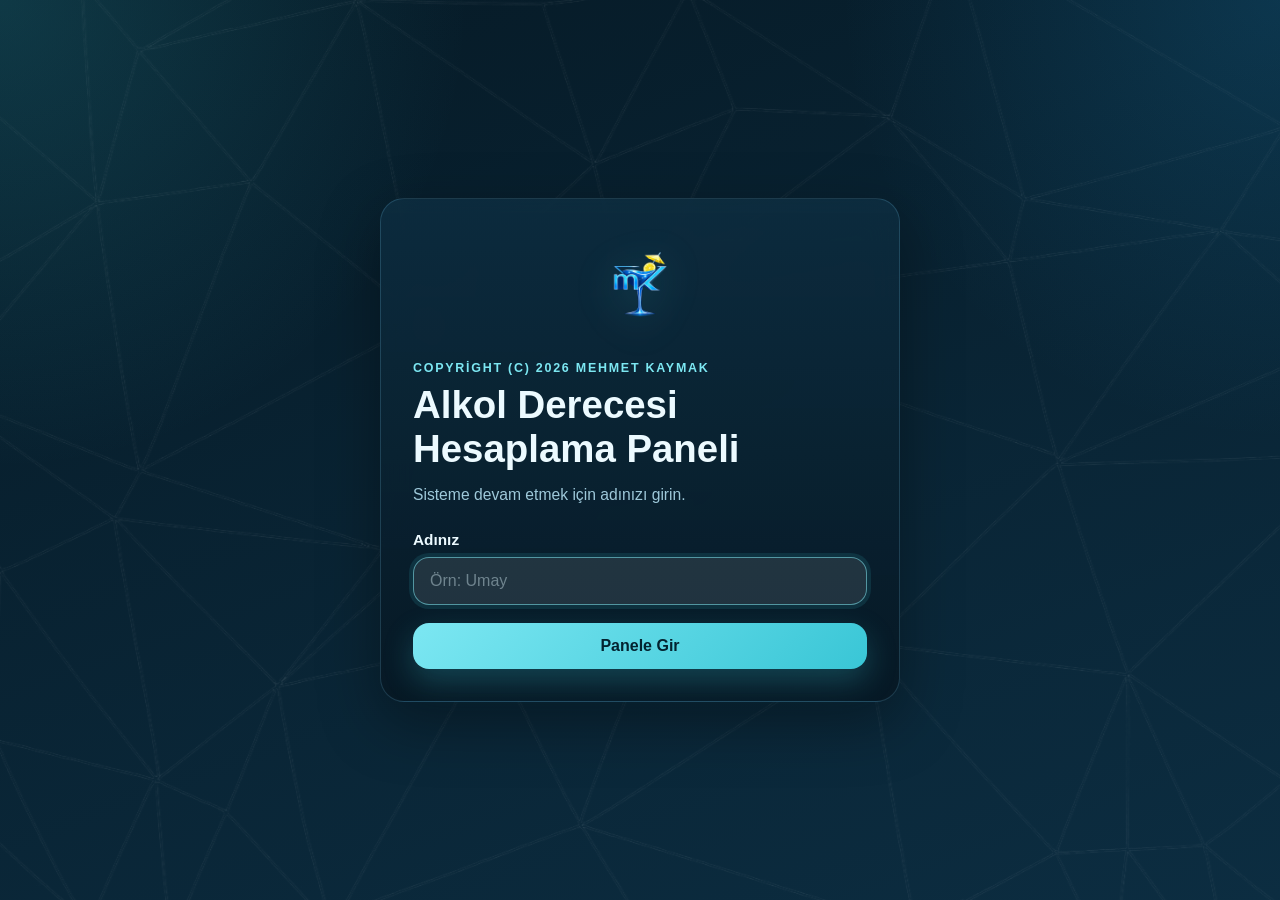
<file: index.html>
<!DOCTYPE html>
<html lang="tr">
<head>
  <meta charset="UTF-8" />
  <meta name="viewport" content="width=device-width, initial-scale=1.0" />
  <title>Alkol Derecesi Hesaplama</title>
  <link rel="stylesheet" href="styles.css" />
</head>
<body>
  <main class="app-shell">
    <section id="welcomeScreen" class="screen active">
      <div class="welcome-card">
        <div class="welcome-logo-wrap">
          <img src="logo.png" alt="Logo" class="welcome-logo" />
        </div>

        <p class="eyebrow">Copyright (c) 2026 Mehmet KAYMAK</p>
        <h1>Alkol Derecesi Hesaplama Paneli</h1>
        <p class="subtitle">
          Sisteme devam etmek için adınızı girin.
        </p>

        <form id="nicknameForm" class="nickname-form" novalidate>
          <div class="form-group">
            <label for="nicknameInput">Adınız</label>
            <input
              type="text"
              id="nicknameInput"
              maxlength="30"
              placeholder="Örn: Umay"
              autocomplete="off"
            />
          </div>

          <button type="submit" class="primary-btn full-btn">
            Panele Gir
          </button>
        </form>
      </div>
    </section>

    <section id="calculatorScreen" class="screen">
      <section class="calculator-card wide-card">
        <div class="left-panel">
          <div class="topbar">
            <div>
              <p class="eyebrow">Hesaplama Aracı</p>
              <h1>Alkol Derecesi Hesaplama</h1>
              <p class="subtitle">
                Mevcut hacim ve alkol derecesine göre hedef dereceye ulaşmak için
                gerekli ENA veya su miktarını giriniz.
              </p>
            </div>

            <div class="user-area">
              <div class="header-logo-box">
                <img src="logo.png" alt="Logo" class="header-logo" />
              </div>

              <div class="user-chip">
                <span class="user-chip-label">Kullanıcı</span>
                <strong id="activeNickname">-</strong>
              </div>

              <button type="submit" form="calculatorForm" class="primary-btn topbar-hesapla-btn">Hesapla</button>
            </div>

            <div id="topbarResult" class="topbar-result" hidden></div>
          </div>

          <form id="calculatorForm" class="calculator-form" novalidate>
            <div class="form-group">
              <label for="volume">Mevcut Hacim (litre)</label>
              <input
                type="number"
                id="volume"
                step="0.01"
                min="0.01"
                placeholder="Örn: 1000"
                inputmode="decimal"
              />
            </div>

            <div class="form-group">
              <label for="currentDeg">Mevcut Alkol Derecesi (%)</label>
              <input
                type="number"
                id="currentDeg"
                step="0.01"
                min="0.01"
                max="99.99"
                placeholder="Örn: 40"
                inputmode="decimal"
              />
            </div>

            <div class="form-group">
              <label for="targetDeg">Hedef Alkol Derecesi (%)</label>
              <input
                type="number"
                id="targetDeg"
                step="0.01"
                min="0.01"
                max="99.99"
                placeholder="Örn: 37.5"
                inputmode="decimal"
              />
            </div>

            <div class="form-group">
              <label for="density">ENA Yoğunluğu (kg/L)</label>
              <input
                type="number"
                id="density"
                step="0.01"
                min="0.01"
                placeholder="Varsayılan: 0.8"
                inputmode="decimal"
              />
              <small class="input-hint">
                Boş bırakılırsa varsayılan değer 0.8 alınır.
              </small>
            </div>

            <div class="button-row">
              <button type="submit" class="primary-btn">Hesapla</button>
              <button type="button" class="secondary-btn" id="resetBtn">Temizle</button>
            </div>
          </form>

          <div id="result" class="result-box" aria-live="polite"></div>
        </div>

        <aside class="right-panel">
          <div class="chart-card">
            <div class="chart-header">
              <h2>Silindir Grafik</h2>
              <p id="cylinderResultText" class="cylinder-result-text"></p>
            </div>

            <div class="cylinder-wrapper">
              <div class="cylinder-scale">
                <span>100%</span>
                <span>70%</span>
                <span>0%</span>
              </div>

              <div class="cylinder-area">
                <div class="cylinder-top-cap"></div>

                <div class="cylinder">
                  <div class="liquid-base" id="liquidBase">
                    <div class="liquid-base-top"></div>
                  </div>

                  <div class="liquid-added" id="liquidAdded">
                    <div class="liquid-added-top"></div>
                  </div>
                </div>

                <div class="cylinder-bottom-cap"></div>
              </div>
            </div>

            <div class="chart-legend">
              <div class="legend-item">
                <span class="legend-color legend-current"></span>
                <span>Mevcut Hacim</span>
              </div>
              <div class="legend-item">
                <span class="legend-color legend-added"></span>
                <span id="legendAddedText">Eklenecek Miktar</span>
              </div>
            </div>

            <div class="chart-stats">
              <div class="stat-box">
                <span class="stat-label">Mevcut</span>
                <strong id="statCurrent">0.00 L</strong>
              </div>

              <div class="stat-box">
                <span class="stat-label">Eklenecek</span>
                <strong id="statAdded">0.00</strong>
              </div>

              <div class="stat-box">
                <span class="stat-label">Toplam</span>
                <strong id="statTotal">0.00 L</strong>
              </div>
            </div>
          </div>
        </aside>
      </section>
    </section>
  </main>

  <button id="historyToggleBtn" class="history-fab" type="button" aria-label="Geçmiş Hesaplamalar">
    Geçmiş Hesaplamalar
  </button>

  <aside id="historyPanel" class="history-panel" aria-hidden="true">
    <div class="history-panel-header">
      <div>
        <p class="eyebrow">Kayıtlar</p>
        <h2>Geçmiş Hesaplamalar</h2>
      </div>
      <button id="closeHistoryBtn" class="history-close-btn" type="button">×</button>
    </div>

    <div id="historyMeta" class="history-meta"></div>
    <div id="historyList" class="history-list"></div>
  </aside>

  <div id="historyBackdrop" class="history-backdrop"></div>

  <script src="app.js"></script>
</body>
</html>
</file>
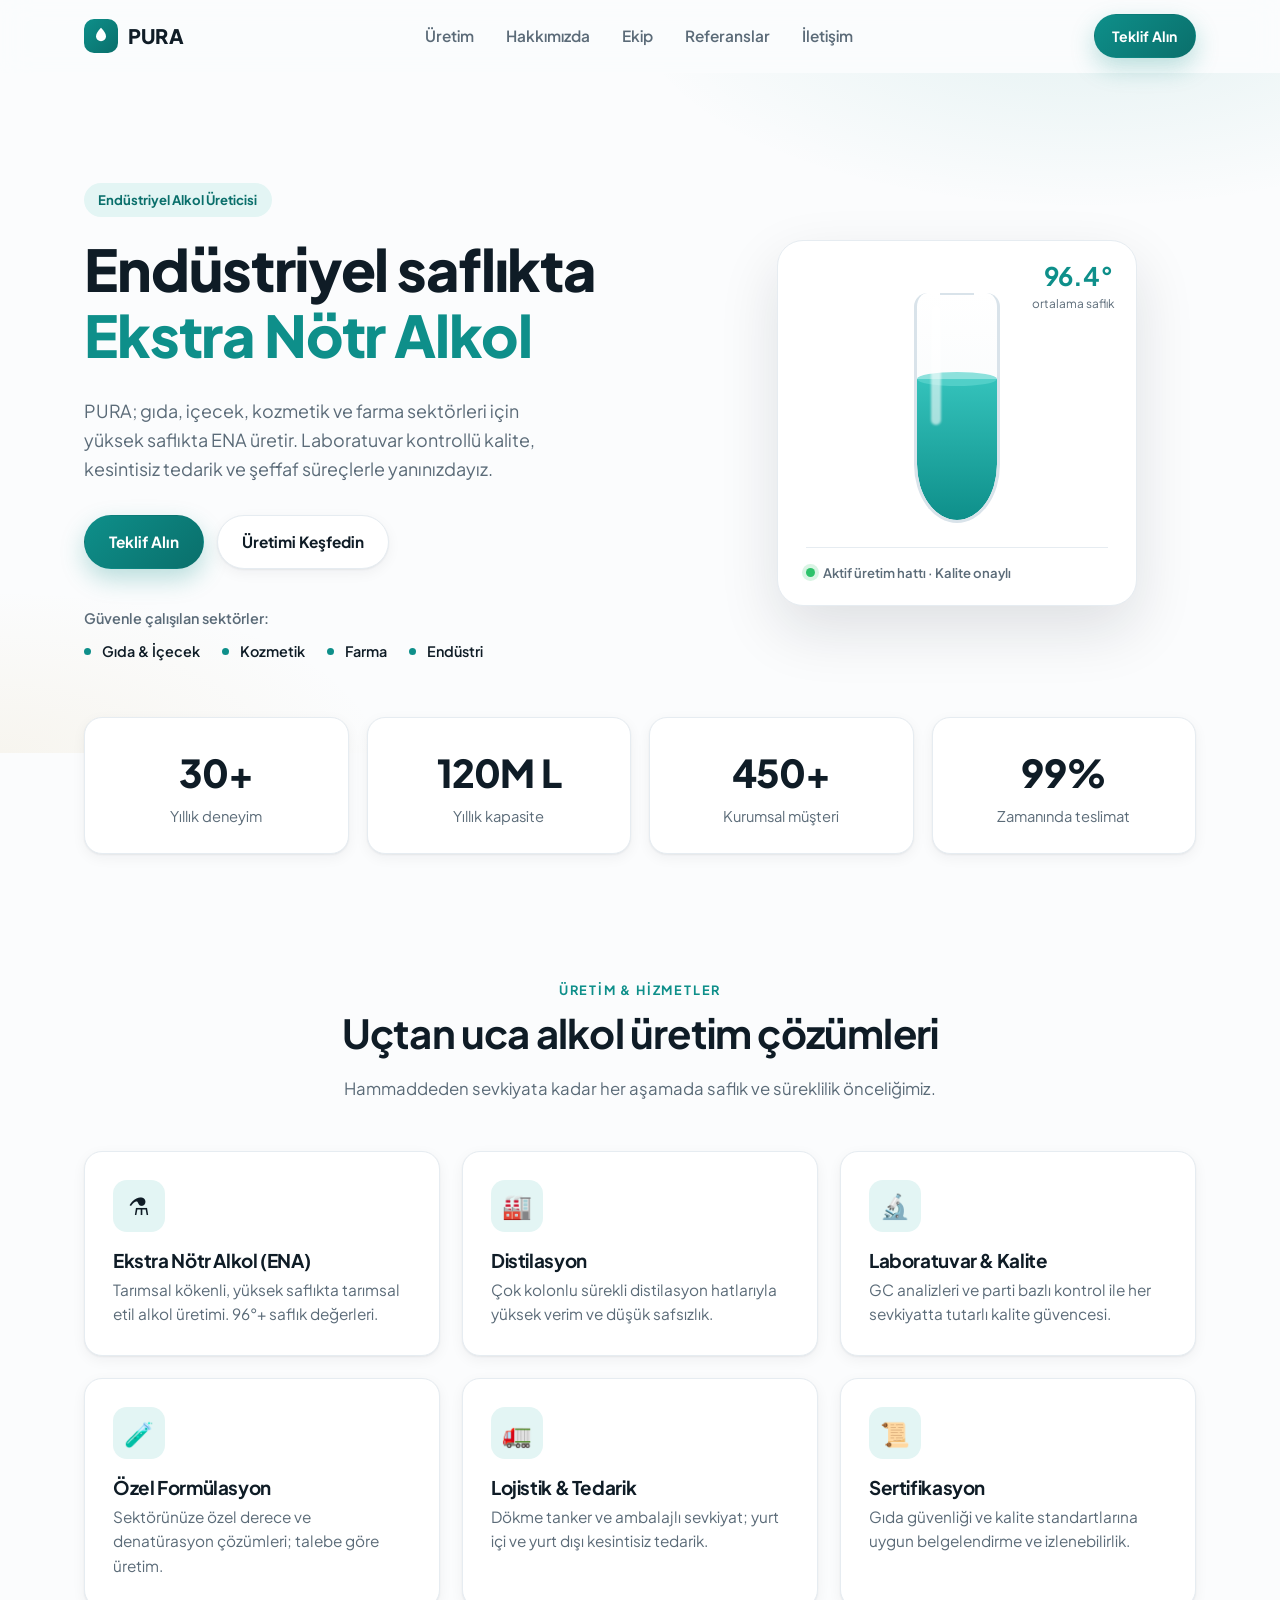
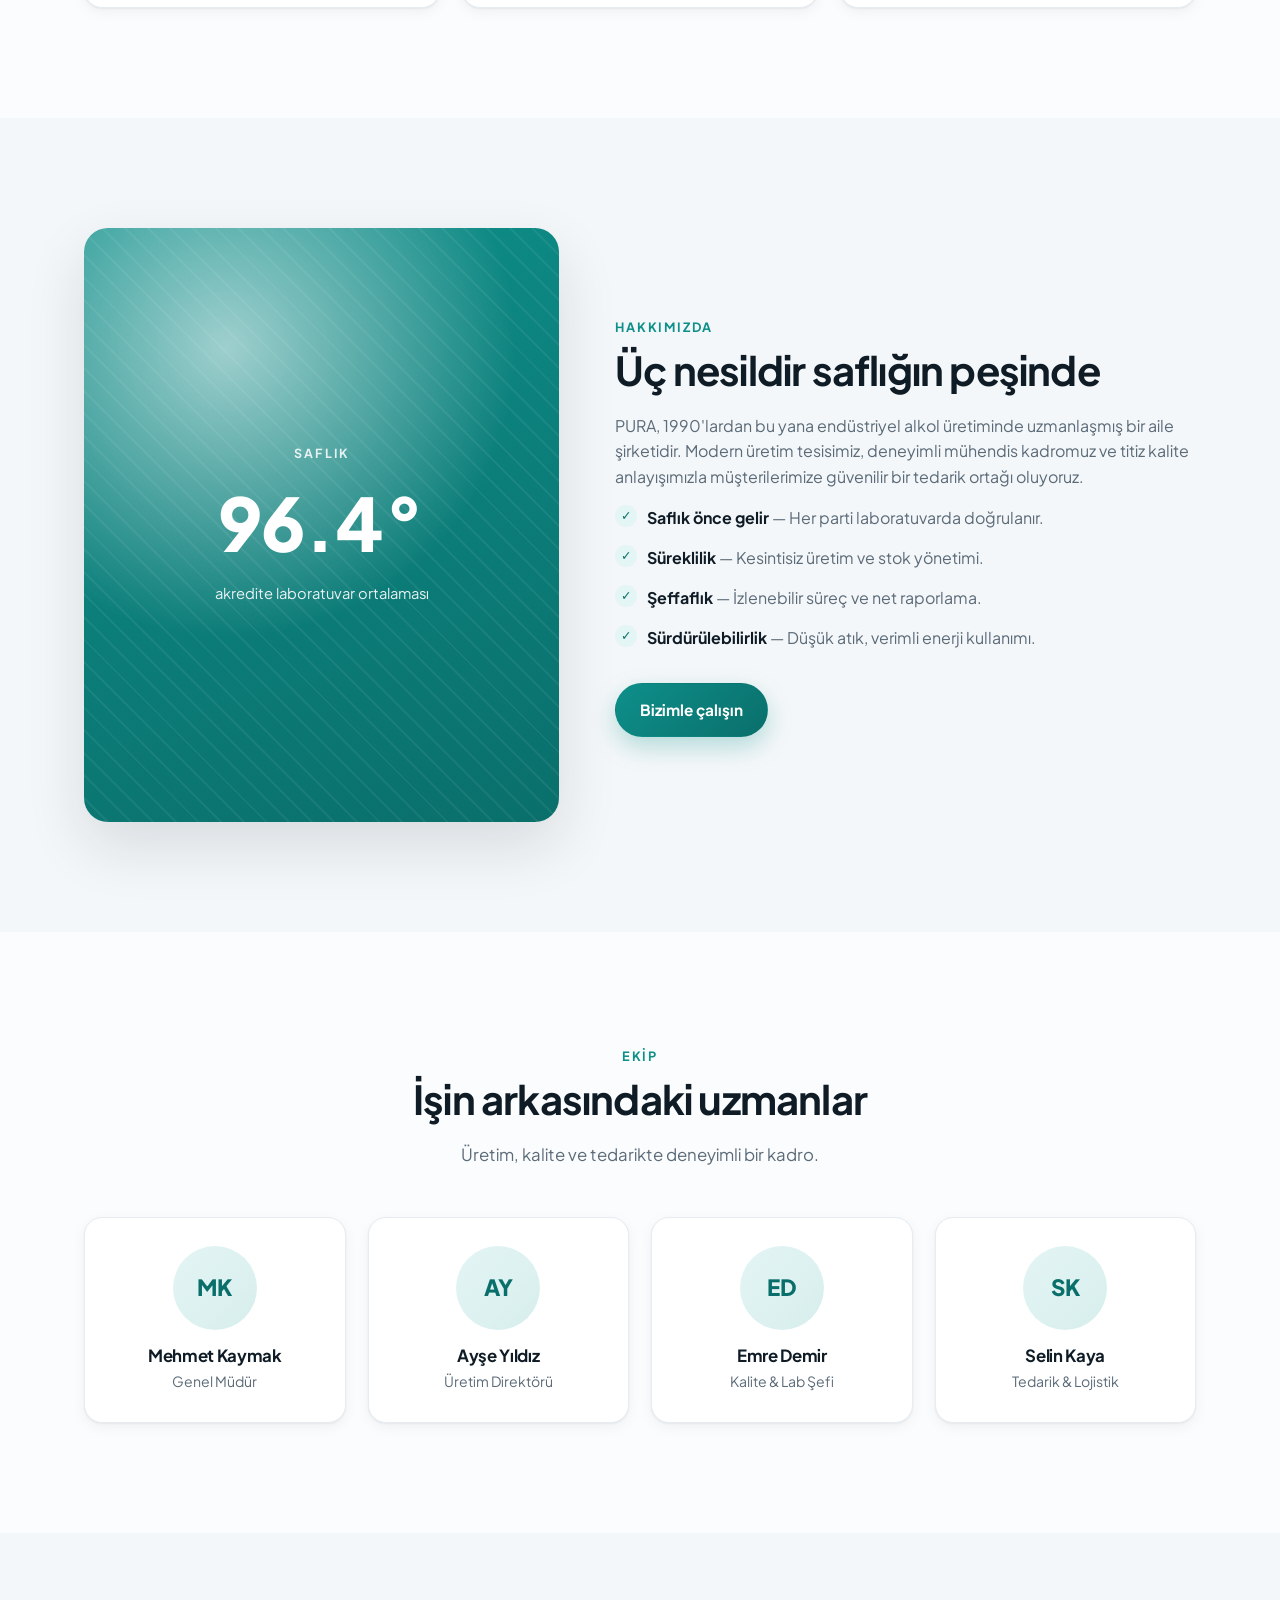
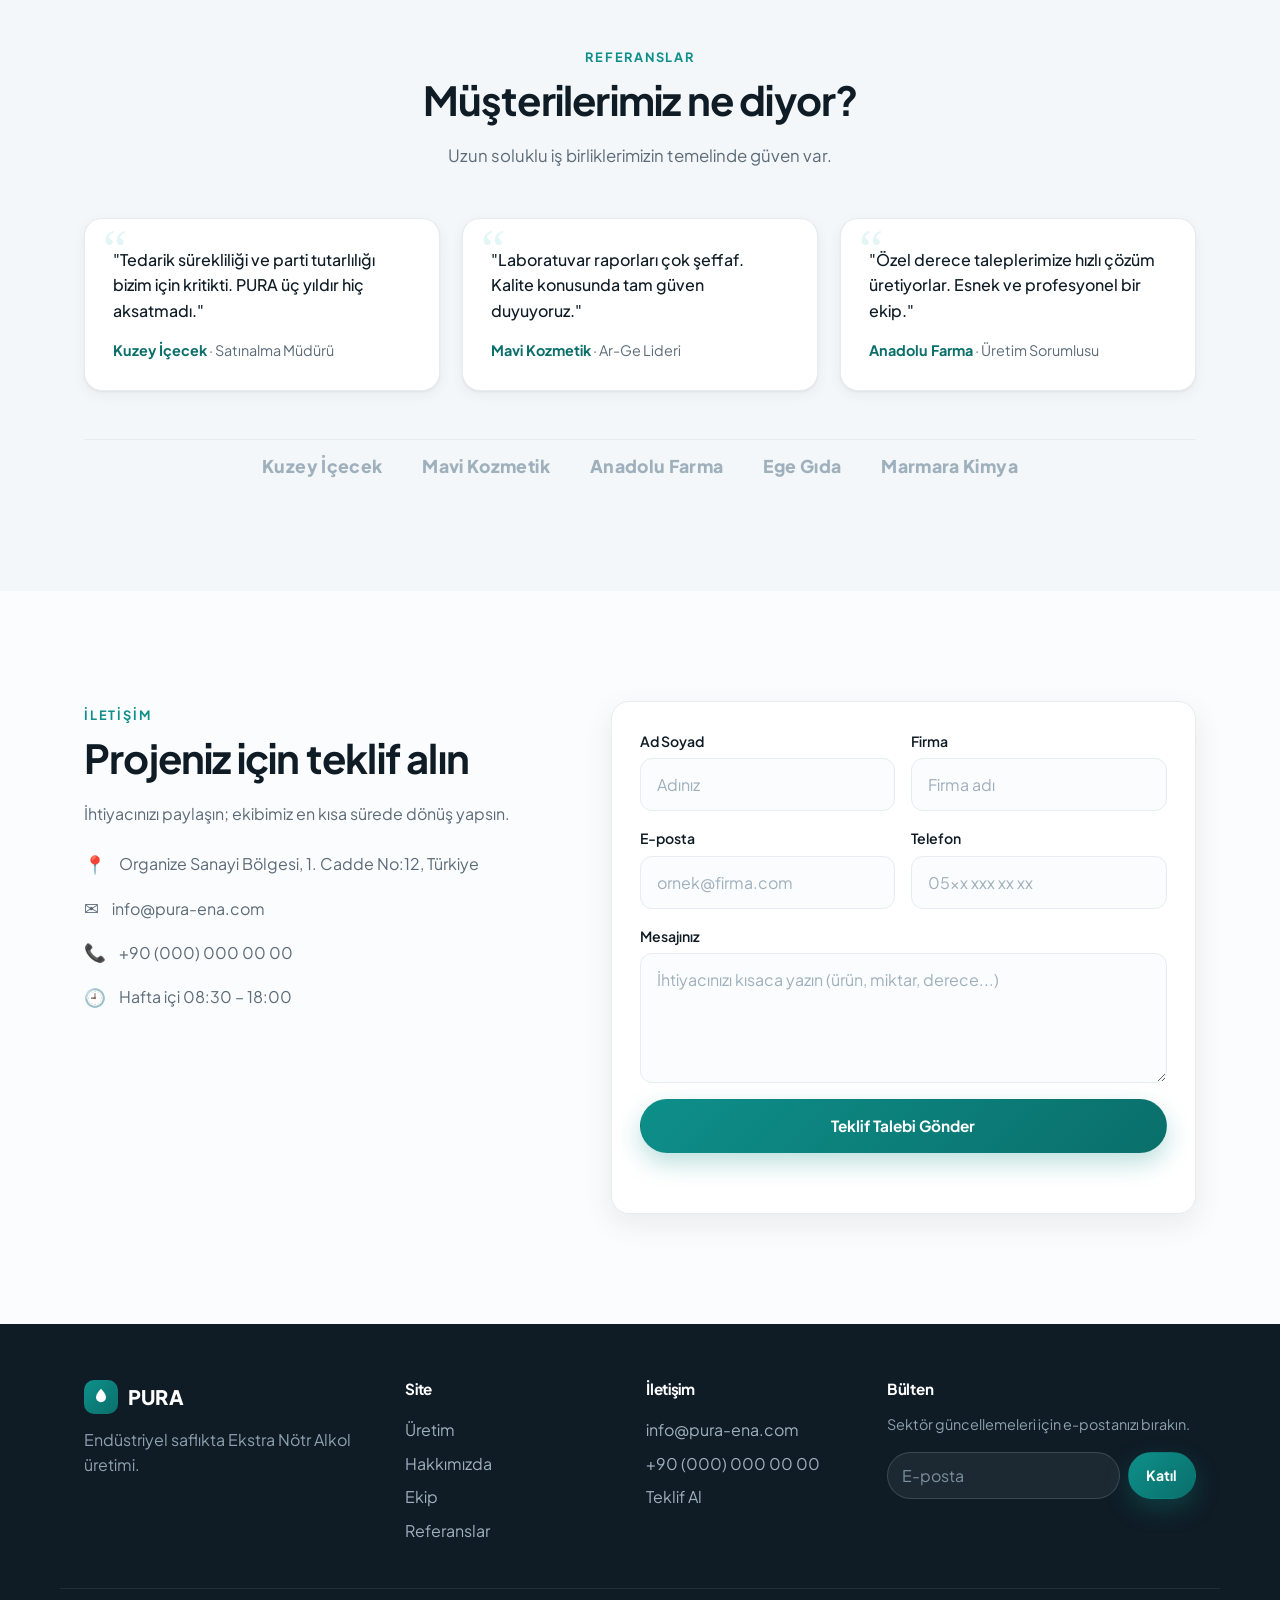
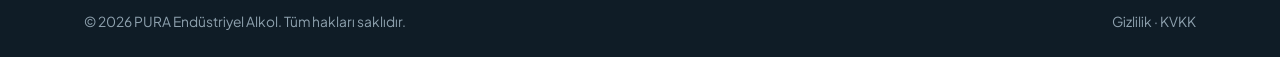
<file: kurumsal-site/index.html>
<!DOCTYPE html>
<html lang="tr">
<head>
  <meta charset="UTF-8" />
  <meta name="viewport" content="width=device-width, initial-scale=1.0" />
  <meta name="description" content="PURA — endüstriyel saflıkta Ekstra Nötr Alkol (ENA) üretimi. Yüksek kapasite, laboratuvar kontrollü kalite ve güvenilir tedarik." />
  <meta name="theme-color" content="#ffffff" />
  <title>PURA · Ekstra Nötr Alkol Üretimi</title>

  <link rel="preconnect" href="https://fonts.googleapis.com" />
  <link rel="preconnect" href="https://fonts.gstatic.com" crossorigin />
  <link href="https://fonts.googleapis.com/css2?family=Plus+Jakarta+Sans:wght@400;500;600;700;800&display=swap" rel="stylesheet" />

  <link rel="stylesheet" href="styles.css" />
</head>
<body>
  <!-- ===== Header ===== -->
  <header class="site-header" id="siteHeader">
    <div class="container header-inner">
      <a href="#hero" class="brand" aria-label="PURA ana sayfa">
        <span class="brand-mark" aria-hidden="true">
          <svg viewBox="0 0 24 24" fill="none" xmlns="http://www.w3.org/2000/svg">
            <path d="M12 2c3.6 4 6 6.9 6 10.2A6 6 0 0 1 6 12.2C6 8.9 8.4 6 12 2Z" fill="currentColor"/>
          </svg>
        </span>
        <span class="brand-name">PURA</span>
      </a>

      <nav class="main-nav" id="mainNav" aria-label="Ana menü">
        <a href="#services">Üretim</a>
        <a href="#about">Hakkımızda</a>
        <a href="#team">Ekip</a>
        <a href="#references">Referanslar</a>
        <a href="#contact">İletişim</a>
      </nav>

      <div class="header-actions">
        <a href="#contact" class="btn btn-primary btn-sm">Teklif Alın</a>
        <button class="nav-toggle" id="navToggle" aria-label="Menüyü aç/kapat" aria-expanded="false">
          <span></span><span></span><span></span>
        </button>
      </div>
    </div>
  </header>

  <main>
    <!-- ===== Hero ===== -->
    <section class="hero" id="hero">
      <div class="container hero-inner">
        <div class="hero-content reveal">
          <span class="pill">Endüstriyel Alkol Üreticisi</span>
          <h1>Endüstriyel saflıkta <span class="accent">Ekstra Nötr Alkol</span></h1>
          <p class="lead">
            PURA; gıda, içecek, kozmetik ve farma sektörleri için yüksek saflıkta ENA üretir.
            Laboratuvar kontrollü kalite, kesintisiz tedarik ve şeffaf süreçlerle yanınızdayız.
          </p>
          <div class="hero-cta">
            <a href="#contact" class="btn btn-primary">Teklif Alın</a>
            <a href="#services" class="btn btn-ghost">Üretimi Keşfedin</a>
          </div>

          <div class="hero-trust">
            <span>Güvenle çalışılan sektörler:</span>
            <ul>
              <li>Gıda &amp; İçecek</li>
              <li>Kozmetik</li>
              <li>Farma</li>
              <li>Endüstri</li>
            </ul>
          </div>
        </div>

        <div class="hero-visual reveal">
          <div class="hero-card">
            <div class="purity-badge">
              <strong>96.4°</strong>
              <span>ortalama saflık</span>
            </div>
            <div class="vial">
              <div class="vial-liquid"></div>
              <div class="vial-shine"></div>
            </div>
            <div class="hero-card-foot">
              <span class="dot"></span> Aktif üretim hattı · Kalite onaylı
            </div>
          </div>
        </div>
      </div>
    </section>

    <!-- ===== Stats ===== -->
    <section class="stats" aria-label="İstatistikler">
      <div class="container stats-grid">
        <div class="stat reveal">
          <strong data-count="30" data-suffix="+">0</strong>
          <span>Yıllık deneyim</span>
        </div>
        <div class="stat reveal">
          <strong data-count="120" data-suffix="M L">0</strong>
          <span>Yıllık kapasite</span>
        </div>
        <div class="stat reveal">
          <strong data-count="450" data-suffix="+">0</strong>
          <span>Kurumsal müşteri</span>
        </div>
        <div class="stat reveal">
          <strong data-count="99" data-suffix="%">0</strong>
          <span>Zamanında teslimat</span>
        </div>
      </div>
    </section>

    <!-- ===== Services / Üretim ===== -->
    <section class="section" id="services">
      <div class="container">
        <div class="section-head reveal">
          <span class="eyebrow">Üretim &amp; Hizmetler</span>
          <h2>Uçtan uca alkol üretim çözümleri</h2>
          <p>Hammaddeden sevkiyata kadar her aşamada saflık ve süreklilik önceliğimiz.</p>
        </div>

        <div class="cards-grid">
          <article class="card reveal">
            <div class="card-icon">⚗️</div>
            <h3>Ekstra Nötr Alkol (ENA)</h3>
            <p>Tarımsal kökenli, yüksek saflıkta tarımsal etil alkol üretimi. 96°+ saflık değerleri.</p>
          </article>
          <article class="card reveal">
            <div class="card-icon">🏭</div>
            <h3>Distilasyon</h3>
            <p>Çok kolonlu sürekli distilasyon hatlarıyla yüksek verim ve düşük safsızlık.</p>
          </article>
          <article class="card reveal">
            <div class="card-icon">🔬</div>
            <h3>Laboratuvar &amp; Kalite</h3>
            <p>GC analizleri ve parti bazlı kontrol ile her sevkiyatta tutarlı kalite güvencesi.</p>
          </article>
          <article class="card reveal">
            <div class="card-icon">🧪</div>
            <h3>Özel Formülasyon</h3>
            <p>Sektörünüze özel derece ve denatürasyon çözümleri; talebe göre üretim.</p>
          </article>
          <article class="card reveal">
            <div class="card-icon">🚛</div>
            <h3>Lojistik &amp; Tedarik</h3>
            <p>Dökme tanker ve ambalajlı sevkiyat; yurt içi ve yurt dışı kesintisiz tedarik.</p>
          </article>
          <article class="card reveal">
            <div class="card-icon">📜</div>
            <h3>Sertifikasyon</h3>
            <p>Gıda güvenliği ve kalite standartlarına uygun belgelendirme ve izlenebilirlik.</p>
          </article>
        </div>
      </div>
    </section>

    <!-- ===== About ===== -->
    <section class="section section-alt" id="about">
      <div class="container about-grid">
        <div class="about-visual reveal">
          <div class="about-figure">
            <span class="figure-tag">Saflık</span>
            <span class="figure-num">96.4°</span>
            <span class="figure-sub">akredite laboratuvar ortalaması</span>
          </div>
        </div>

        <div class="about-content reveal">
          <span class="eyebrow">Hakkımızda</span>
          <h2>Üç nesildir saflığın peşinde</h2>
          <p>
            PURA, 1990'lardan bu yana endüstriyel alkol üretiminde uzmanlaşmış bir aile şirketidir.
            Modern üretim tesisimiz, deneyimli mühendis kadromuz ve titiz kalite anlayışımızla
            müşterilerimize güvenilir bir tedarik ortağı oluyoruz.
          </p>

          <ul class="value-list">
            <li><strong>Saflık önce gelir</strong> — Her parti laboratuvarda doğrulanır.</li>
            <li><strong>Süreklilik</strong> — Kesintisiz üretim ve stok yönetimi.</li>
            <li><strong>Şeffaflık</strong> — İzlenebilir süreç ve net raporlama.</li>
            <li><strong>Sürdürülebilirlik</strong> — Düşük atık, verimli enerji kullanımı.</li>
          </ul>

          <a href="#contact" class="btn btn-primary">Bizimle çalışın</a>
        </div>
      </div>
    </section>

    <!-- ===== Team ===== -->
    <section class="section" id="team">
      <div class="container">
        <div class="section-head reveal">
          <span class="eyebrow">Ekip</span>
          <h2>İşin arkasındaki uzmanlar</h2>
          <p>Üretim, kalite ve tedarikte deneyimli bir kadro.</p>
        </div>

        <div class="team-grid">
          <article class="member reveal">
            <div class="avatar" data-initials="MK"></div>
            <h3>Mehmet Kaymak</h3>
            <span>Genel Müdür</span>
          </article>
          <article class="member reveal">
            <div class="avatar" data-initials="AY"></div>
            <h3>Ayşe Yıldız</h3>
            <span>Üretim Direktörü</span>
          </article>
          <article class="member reveal">
            <div class="avatar" data-initials="ED"></div>
            <h3>Emre Demir</h3>
            <span>Kalite &amp; Lab Şefi</span>
          </article>
          <article class="member reveal">
            <div class="avatar" data-initials="SK"></div>
            <h3>Selin Kaya</h3>
            <span>Tedarik &amp; Lojistik</span>
          </article>
        </div>
      </div>
    </section>

    <!-- ===== References ===== -->
    <section class="section section-alt" id="references">
      <div class="container">
        <div class="section-head reveal">
          <span class="eyebrow">Referanslar</span>
          <h2>Müşterilerimiz ne diyor?</h2>
          <p>Uzun soluklu iş birliklerimizin temelinde güven var.</p>
        </div>

        <div class="quotes-grid">
          <blockquote class="quote reveal">
            <p>"Tedarik sürekliliği ve parti tutarlılığı bizim için kritikti. PURA üç yıldır hiç aksatmadı."</p>
            <footer><strong>Kuzey İçecek</strong> · Satınalma Müdürü</footer>
          </blockquote>
          <blockquote class="quote reveal">
            <p>"Laboratuvar raporları çok şeffaf. Kalite konusunda tam güven duyuyoruz."</p>
            <footer><strong>Mavi Kozmetik</strong> · Ar-Ge Lideri</footer>
          </blockquote>
          <blockquote class="quote reveal">
            <p>"Özel derece taleplerimize hızlı çözüm üretiyorlar. Esnek ve profesyonel bir ekip."</p>
            <footer><strong>Anadolu Farma</strong> · Üretim Sorumlusu</footer>
          </blockquote>
        </div>

        <div class="logos reveal" aria-label="Birlikte çalıştığımız markalar">
          <span>Kuzey İçecek</span>
          <span>Mavi Kozmetik</span>
          <span>Anadolu Farma</span>
          <span>Ege Gıda</span>
          <span>Marmara Kimya</span>
        </div>
      </div>
    </section>

    <!-- ===== Contact ===== -->
    <section class="section" id="contact">
      <div class="container contact-grid">
        <div class="contact-info reveal">
          <span class="eyebrow">İletişim</span>
          <h2>Projeniz için teklif alın</h2>
          <p>İhtiyacınızı paylaşın; ekibimiz en kısa sürede dönüş yapsın.</p>

          <ul class="contact-list">
            <li><span>📍</span> Organize Sanayi Bölgesi, 1. Cadde No:12, Türkiye</li>
            <li><span>✉️</span> <a href="mailto:info@pura-ena.com">info@pura-ena.com</a></li>
            <li><span>📞</span> <a href="tel:+900000000000">+90 (000) 000 00 00</a></li>
            <li><span>🕘</span> Hafta içi 08:30 – 18:00</li>
          </ul>
        </div>

        <form class="contact-form reveal" id="contactForm" novalidate>
          <div class="form-row">
            <div class="field">
              <label for="name">Ad Soyad</label>
              <input type="text" id="name" name="name" placeholder="Adınız" required />
            </div>
            <div class="field">
              <label for="company">Firma</label>
              <input type="text" id="company" name="company" placeholder="Firma adı" />
            </div>
          </div>
          <div class="form-row">
            <div class="field">
              <label for="email">E-posta</label>
              <input type="email" id="email" name="email" placeholder="ornek@firma.com" required />
            </div>
            <div class="field">
              <label for="phone">Telefon</label>
              <input type="tel" id="phone" name="phone" placeholder="05xx xxx xx xx" />
            </div>
          </div>
          <div class="field">
            <label for="message">Mesajınız</label>
            <textarea id="message" name="message" rows="4" placeholder="İhtiyacınızı kısaca yazın (ürün, miktar, derece...)" required></textarea>
          </div>
          <button type="submit" class="btn btn-primary btn-block">Teklif Talebi Gönder</button>
          <p class="form-note" id="formNote" role="status" aria-live="polite"></p>
        </form>
      </div>
    </section>
  </main>

  <!-- ===== Footer ===== -->
  <footer class="site-footer">
    <div class="container footer-grid">
      <div class="footer-brand">
        <a href="#hero" class="brand">
          <span class="brand-mark" aria-hidden="true">
            <svg viewBox="0 0 24 24" fill="none" xmlns="http://www.w3.org/2000/svg">
              <path d="M12 2c3.6 4 6 6.9 6 10.2A6 6 0 0 1 6 12.2C6 8.9 8.4 6 12 2Z" fill="currentColor"/>
            </svg>
          </span>
          <span class="brand-name">PURA</span>
        </a>
        <p>Endüstriyel saflıkta Ekstra Nötr Alkol üretimi.</p>
      </div>

      <nav class="footer-col" aria-label="Site bağlantıları">
        <h4>Site</h4>
        <a href="#services">Üretim</a>
        <a href="#about">Hakkımızda</a>
        <a href="#team">Ekip</a>
        <a href="#references">Referanslar</a>
      </nav>

      <nav class="footer-col" aria-label="İletişim bağlantıları">
        <h4>İletişim</h4>
        <a href="mailto:info@pura-ena.com">info@pura-ena.com</a>
        <a href="tel:+900000000000">+90 (000) 000 00 00</a>
        <a href="#contact">Teklif Al</a>
      </nav>

      <div class="footer-col">
        <h4>Bülten</h4>
        <p class="footer-note">Sektör güncellemeleri için e-postanızı bırakın.</p>
        <form class="newsletter" id="newsletterForm">
          <input type="email" placeholder="E-posta" aria-label="E-posta" required />
          <button type="submit" class="btn btn-primary btn-sm">Katıl</button>
        </form>
      </div>
    </div>

    <div class="container footer-bottom">
      <span>© <span id="year"></span> PURA Endüstriyel Alkol. Tüm hakları saklıdır.</span>
      <span class="footer-legal"><a href="#">Gizlilik</a> · <a href="#">KVKK</a></span>
    </div>
  </footer>

  <script src="main.js"></script>
</body>
</html>
</file>
<file: styles.css>
:root {
  --bg-primary: #061a26;
  --bg-secondary: #0c2d41;
  --surface: rgba(10, 33, 48, 0.72);
  --surface-strong: rgba(7, 25, 37, 0.92);
  --border: rgba(130, 216, 255, 0.18);
  --text-primary: #ecfaff;
  --text-secondary: #9ec9da;
  --accent: #39c6d6;
  --accent-strong: #1d8ec8;
  --accent-soft: #7ce7f2;
  --liquid-main: linear-gradient(180deg, #3b6fff 0%, #1447e0 100%);
  --liquid-added: linear-gradient(180deg, #7af7f3 0%, #30e6e2 100%);
  --glass: rgba(255, 255, 255, 0.05);
  --success-bg: rgba(45, 212, 191, 0.14);
  --success-border: rgba(45, 212, 191, 0.35);
  --error-bg: rgba(255, 107, 107, 0.12);
  --error-border: rgba(255, 107, 107, 0.32);
  --info-bg: rgba(56, 189, 248, 0.12);
  --info-border: rgba(56, 189, 248, 0.3);
  --shadow: 0 20px 60px rgba(0, 0, 0, 0.35);
  --radius-lg: 24px;
  --radius-md: 16px;
  --radius-sm: 12px;
  --transition: 0.25s ease;
  --font-stack: "Inter", "Segoe UI", Roboto, Arial, sans-serif;
}

*,
*::before,
*::after {
  box-sizing: border-box;
}

html {
  font-size: 16px;
}

body {
  margin: 0;
  min-height: 100vh;
  position: relative;
  overflow-x: hidden;
  font-family: var(--font-stack);
  color: var(--text-primary);
  background:
    radial-gradient(circle at top left, rgba(57, 198, 214, 0.18), transparent 30%),
    radial-gradient(circle at top right, rgba(29, 142, 200, 0.2), transparent 28%),
    linear-gradient(160deg, var(--bg-primary), var(--bg-secondary));
}

body::before {
  content: "";
  position: fixed;
  inset: 0;
  z-index: 0;
  pointer-events: none;
  background-image: url("arkaplan.png");
  background-repeat: no-repeat;
  background-position: center center;
  background-size: cover;
  opacity: 0.14;
  mix-blend-mode: screen;
}

.app-shell {
  position: relative;
  z-index: 1;
  min-height: 100vh;
}

.screen {
  display: none;
  min-height: 100vh;
}

.screen.active {
  display: grid;
}

#welcomeScreen.active {
  place-items: center;
  padding: 24px;
}

#calculatorScreen.active {
  place-items: center;
  padding: 28px 16px;
}

.welcome-card {
  width: 100%;
  max-width: 520px;
  padding: 32px;
  border: 1px solid var(--border);
  border-radius: var(--radius-lg);
  background: linear-gradient(180deg, rgba(13, 45, 64, 0.88), rgba(7, 24, 36, 0.95));
  backdrop-filter: blur(16px);
  box-shadow: var(--shadow);
}

.welcome-logo-wrap {
  display: flex;
  justify-content: center;
  align-items: center;
  margin-bottom: 18px;
}

.welcome-logo {
  width: 112px;
  max-width: 100%;
  height: auto;
  display: block;
  object-fit: contain;
  filter: drop-shadow(0 8px 20px rgba(57, 198, 214, 0.18));
}

.nickname-form {
  display: grid;
  gap: 18px;
  margin-top: 24px;
}

.full-btn {
  width: 100%;
}

.calculator-card {
  width: 100%;
  border: 1px solid var(--border);
  border-radius: var(--radius-lg);
  background: linear-gradient(180deg, rgba(13, 45, 64, 0.88), rgba(7, 24, 36, 0.95));
  backdrop-filter: blur(16px);
  box-shadow: var(--shadow);
}

.wide-card {
  max-width: 1180px;
  display: grid;
  grid-template-columns: minmax(320px, 1.1fr) minmax(300px, 0.9fr);
  overflow: hidden;
}

.left-panel {
  padding: 32px;
  border-right: 1px solid rgba(130, 216, 255, 0.1);
}

.right-panel {
  padding: 32px;
  display: flex;
  align-items: center;
  justify-content: center;
  background: radial-gradient(circle at center, rgba(57, 198, 214, 0.08), transparent 55%);
}

.topbar {
  display: flex;
  justify-content: space-between;
  gap: 16px;
  align-items: flex-start;
  margin-bottom: 28px;
}

.user-area {
  display: flex;
  align-items: center;
  justify-content: flex-end;
  gap: 12px;
  flex-shrink: 0;
}

.header-logo-box {
  display: flex;
  align-items: center;
  justify-content: center;
  width: 100px;
  height: 100px;
  padding: 1px;
  border-radius: 16px;
  background: rgba(255, 255, 255, 0.05);
  border: 1px solid rgba(130, 216, 255, 0.1);
}

.header-logo {
  width: 100%;
  height: 100%;
  object-fit: contain;
  display: block;
  filter: drop-shadow(0 6px 14px rgba(57, 198, 214, 0.16));
}

.user-chip {
  min-width: 140px;
  padding: 12px 14px;
  border-radius: 16px;
  background: rgba(255, 255, 255, 0.06);
  border: 1px solid rgba(130, 216, 255, 0.12);
}

.user-chip-label {
  display: block;
  font-size: 0.75rem;
  color: var(--text-secondary);
  margin-bottom: 6px;
}

.eyebrow {
  margin: 0 0 8px;
  font-size: 0.78rem;
  font-weight: 700;
  letter-spacing: 0.14em;
  text-transform: uppercase;
  color: var(--accent-soft);
}

h1,
h2,
p {
  margin-top: 0;
}

h1 {
  margin-bottom: 10px;
  font-size: clamp(1.8rem, 3vw, 2.4rem);
  line-height: 1.15;
}

.subtitle {
  margin: 0;
  color: var(--text-secondary);
  line-height: 1.6;
  font-size: 0.98rem;
}

.calculator-form {
  display: grid;
  gap: 18px;
}

.form-group {
  display: grid;
  gap: 8px;
}

label {
  font-weight: 600;
  color: var(--text-primary);
  font-size: 0.96rem;
}

input {
  width: 100%;
  border: 1px solid transparent;
  border-radius: var(--radius-md);
  padding: 14px 16px;
  font: inherit;
  color: var(--text-primary);
  background: rgba(255, 255, 255, 0.06);
  outline: none;
  transition:
    border-color var(--transition),
    background-color var(--transition),
    box-shadow var(--transition);
}

input::placeholder {
  color: rgba(220, 242, 250, 0.42);
}

input:hover {
  background: rgba(255, 255, 255, 0.08);
}

input:focus {
  border-color: rgba(124, 231, 242, 0.55);
  background: rgba(255, 255, 255, 0.1);
  box-shadow: 0 0 0 4px rgba(57, 198, 214, 0.12);
}

textarea {
  font-family: inherit;
}

.input-hint {
  color: var(--text-secondary);
  font-size: 0.82rem;
}

.button-row {
  display: grid;
  grid-template-columns: 1fr 1fr;
  gap: 12px;
  margin-top: 6px;
}

button {
  border: none;
  border-radius: var(--radius-md);
  padding: 14px 18px;
  font: inherit;
  font-weight: 700;
  cursor: pointer;
  transition:
    transform var(--transition),
    box-shadow var(--transition),
    background var(--transition),
    opacity var(--transition),
    border-color var(--transition),
    color var(--transition);
}

button:hover {
  transform: translateY(-1px);
}

button:active {
  transform: translateY(0);
}

.primary-btn {
  color: #032330;
  background: linear-gradient(135deg, var(--accent-soft), var(--accent));
  box-shadow: 0 12px 30px rgba(57, 198, 214, 0.25);
}

.primary-btn:hover {
  box-shadow: 0 14px 34px rgba(57, 198, 214, 0.32);
}

.secondary-btn {
  color: var(--text-primary);
  background: rgba(255, 255, 255, 0.08);
  border: 1px solid var(--border);
}

.secondary-btn:hover {
  background: rgba(255, 255, 255, 0.12);
}

.result-box {
  margin-top: 22px;
  min-height: 68px;
  border-radius: var(--radius-md);
  padding: 16px 18px;
  line-height: 1.6;
  font-weight: 600;
  border: 1px solid transparent;
  background: rgba(255, 255, 255, 0.04);
  color: var(--text-primary);
}

.result-box.success {
  background: var(--success-bg);
  border-color: var(--success-border);
}

.result-box.error {
  background: var(--error-bg);
  border-color: var(--error-border);
}

.result-box.info {
  background: var(--info-bg);
  border-color: var(--info-border);
}

.chart-card {
  width: 100%;
  max-width: 360px;
  padding: 22px;
  border-radius: 22px;
  border: 1px solid rgba(130, 216, 255, 0.14);
  background: rgba(255, 255, 255, 0.03);
  box-shadow: inset 0 1px 0 rgba(255, 255, 255, 0.03);
}

.chart-header {
  text-align: center;
  margin-bottom: 20px;
}

.chart-header h2 {
  margin: 0 0 6px;
  font-size: 1.25rem;
}

.chart-header p {
  margin: 0;
  color: var(--text-secondary);
  font-size: 0.92rem;
  line-height: 1.5;
}

.cylinder-result-text {
  color: var(--accent-soft);
  font-size: 0.88rem;
  font-weight: 600;
  line-height: 1.5;
  min-height: 1.2em;
}

.cylinder-wrapper {
  display: flex;
  align-items: flex-end;
  justify-content: center;
  gap: 18px;
  min-height: 360px;
  margin-bottom: 20px;
}

.cylinder-scale {
  height: 300px;
  display: flex;
  flex-direction: column;
  justify-content: space-between;
  color: var(--text-secondary);
  font-size: 0.82rem;
  padding-bottom: 6px;
}

.cylinder-area {
  display: flex;
  flex-direction: column;
  align-items: center;
}

.cylinder-top-cap,
.cylinder-bottom-cap {
  width: 150px;
  height: 22px;
  border-radius: 50%;
  background: linear-gradient(180deg, rgba(180, 240, 255, 0.18), rgba(45, 91, 116, 0.45));
  border: 1px solid rgba(130, 216, 255, 0.18);
  z-index: 3;
}

.cylinder-bottom-cap {
  margin-top: -10px;
  z-index: 1;
}

.cylinder {
  position: relative;
  width: 150px;
  height: 300px;
  overflow: hidden;
  border-left: 2px solid rgba(162, 232, 255, 0.2);
  border-right: 2px solid rgba(162, 232, 255, 0.2);
  background:
    linear-gradient(180deg, rgba(255, 255, 255, 0.05), rgba(255, 255, 255, 0.02)),
    rgba(4, 16, 24, 0.45);
  box-shadow:
    inset 0 0 30px rgba(0, 0, 0, 0.18),
    inset 10px 0 24px rgba(255, 255, 255, 0.03),
    inset -10px 0 24px rgba(255, 255, 255, 0.02);
}

.liquid-base,
.liquid-added {
  position: absolute;
  left: 0;
  width: 100%;
  transition: height 0.7s ease, bottom 0.7s ease;
}

.liquid-base {
  bottom: 0;
  height: 0;
  background: var(--liquid-main);
  z-index: 1;
}

.liquid-added {
  bottom: 0;
  height: 0;
  background: var(--liquid-added);
  z-index: 2;
}

.liquid-base-top,
.liquid-added-top {
  position: absolute;
  top: -10px;
  left: 50%;
  transform: translateX(-50%);
  width: 100%;
  height: 20px;
  border-radius: 50%;
}

.liquid-base-top {
  background: linear-gradient(180deg, #6f93ff, #1447e0);
}

.liquid-added-top {
  background: linear-gradient(180deg, #b2fffb, #30e6e2);
}

.chart-legend {
  display: flex;
  justify-content: center;
  gap: 18px;
  flex-wrap: wrap;
  margin-bottom: 18px;
}

.legend-item {
  display: flex;
  align-items: center;
  gap: 8px;
  color: var(--text-secondary);
  font-size: 0.9rem;
}

.legend-color {
  width: 14px;
  height: 14px;
  border-radius: 999px;
  display: inline-block;
}

.legend-current {
  background: linear-gradient(180deg, #3b6fff, #1447e0);
}

.legend-added {
  background: linear-gradient(180deg, #7af7f3, #30e6e2);
}

.chart-stats {
  display: grid;
  grid-template-columns: repeat(3, 1fr);
  gap: 10px;
}

.stat-box {
  padding: 12px;
  border-radius: 14px;
  background: rgba(255, 255, 255, 0.05);
  text-align: center;
  border: 1px solid rgba(130, 216, 255, 0.1);
}

.stat-label {
  display: block;
  font-size: 0.78rem;
  color: var(--text-secondary);
  margin-bottom: 6px;
}

.stat-box strong {
  font-size: 0.95rem;
  color: var(--text-primary);
}

.history-fab {
  position: fixed;
  right: 24px;
  bottom: 24px;
  z-index: 30;
  background: linear-gradient(135deg, #7ce7f2, #39c6d6);
  color: #032330;
  box-shadow: 0 16px 32px rgba(0, 0, 0, 0.28);
}

.history-panel {
  position: fixed;
  top: 0;
  right: 0;
  width: min(420px, 100%);
  height: 100vh;
  z-index: 40;
  transform: translateX(100%);
  transition: transform 0.3s ease;
  background: linear-gradient(180deg, rgba(11, 31, 44, 0.98), rgba(5, 18, 28, 0.98));
  border-left: 1px solid rgba(130, 216, 255, 0.12);
  backdrop-filter: blur(18px);
  padding: 22px;
  overflow-y: auto;
}

.history-panel.open {
  transform: translateX(0);
}

.history-backdrop {
  position: fixed;
  inset: 0;
  z-index: 35;
  background: rgba(0, 0, 0, 0.38);
  opacity: 0;
  pointer-events: none;
  transition: opacity 0.25s ease;
}

.history-backdrop.show {
  opacity: 1;
  pointer-events: auto;
}

.history-panel-header {
  display: flex;
  justify-content: space-between;
  gap: 12px;
  align-items: flex-start;
  margin-bottom: 16px;
}

.history-close-btn {
  width: 44px;
  height: 44px;
  padding: 0;
  border-radius: 12px;
  background: rgba(255, 255, 255, 0.08);
  color: var(--text-primary);
  font-size: 1.4rem;
  line-height: 1;
  border: 1px solid rgba(130, 216, 255, 0.12);
}

.history-meta {
  color: var(--text-secondary);
  font-size: 0.9rem;
  margin-bottom: 16px;
  line-height: 1.5;
}

.history-list {
  display: grid;
  gap: 12px;
}

.history-empty {
  padding: 16px;
  border-radius: 14px;
  background: rgba(255, 255, 255, 0.05);
  color: var(--text-secondary);
  border: 1px solid rgba(130, 216, 255, 0.08);
}

.history-item {
  padding: 16px;
  border-radius: 16px;
  background: rgba(255, 255, 255, 0.05);
  border: 1px solid rgba(130, 216, 255, 0.08);
  overflow-wrap: anywhere;
}

.history-item-top {
  display: flex;
  justify-content: space-between;
  gap: 10px;
  margin-bottom: 10px;
}

.history-user {
  font-weight: 700;
  color: var(--text-primary);
}

.history-time {
  color: var(--text-secondary);
  font-size: 0.8rem;
}

.history-type-row {
  display: flex;
  flex-direction: column;
  gap: 8px;
  margin-bottom: 12px;
}

.history-type {
  display: inline-flex;
  width: fit-content;
  margin-bottom: 0;
  padding: 6px 10px;
  border-radius: 999px;
  font-size: 0.78rem;
  font-weight: 700;
  background: rgba(57, 198, 214, 0.12);
  color: #90f5ff;
}

.history-expiry {
  font-size: 0.84rem;
  color: var(--text-secondary);
}

.history-expiry strong {
  color: #90f5ff;
}

.history-grid {
  display: grid;
  grid-template-columns: repeat(2, 1fr);
  gap: 8px;
  color: var(--text-secondary);
  font-size: 0.9rem;
}

.history-grid strong {
  color: var(--text-primary);
  word-break: break-word;
}

.history-actions {
  margin-top: 12px;
  display: flex;
  justify-content: flex-end;
  align-items: center;
  gap: 8px;
}

.history-note-btn,
.history-detail-btn {
  padding: 7px 11px;
  border-radius: 10px;
  font-size: 0.78rem;
  font-weight: 600;
  line-height: 1;
  box-shadow: none;
  min-height: 32px;
}

.history-note-btn {
  background: rgba(255, 255, 255, 0.07);
  color: var(--text-primary);
  border: 1px solid rgba(130, 216, 255, 0.12);
}

.history-note-btn:hover {
  background: rgba(255, 255, 255, 0.1);
}

.history-detail-btn {
  background: rgba(255, 255, 255, 0.04);
  color: var(--text-secondary);
  border: 1px solid rgba(130, 216, 255, 0.1);
}

.history-detail-btn:hover {
  background: rgba(255, 255, 255, 0.08);
  color: var(--text-primary);
}

.history-note-panel {
  margin-top: 12px;
  padding: 14px;
  border-radius: 14px;
  background: rgba(255, 255, 255, 0.04);
  border: 1px solid rgba(130, 216, 255, 0.08);
}

.history-note-label {
  display: block;
  margin-bottom: 8px;
  font-size: 0.82rem;
  font-weight: 600;
  color: var(--text-secondary);
}

.history-note-textarea {
  width: 100%;
  min-height: 88px;
  resize: vertical;
  border-radius: 12px;
  border: 1px solid rgba(130, 216, 255, 0.12);
  background: rgba(3, 15, 24, 0.55);
  color: var(--text-primary);
  padding: 12px 14px;
  font: inherit;
  outline: none;
  transition: border-color 0.2s ease, box-shadow 0.2s ease, background 0.2s ease;
}

.history-note-textarea:focus {
  border-color: rgba(124, 231, 242, 0.55);
  box-shadow: 0 0 0 3px rgba(57, 198, 214, 0.1);
  background: rgba(3, 15, 24, 0.75);
}

.history-note-actions {
  margin-top: 10px;
  display: flex;
  justify-content: flex-end;
  gap: 8px;
}

.history-note-save-btn,
.history-note-cancel-btn {
  padding: 8px 12px;
  border-radius: 10px;
  font-size: 0.78rem;
  font-weight: 600;
  line-height: 1;
  box-shadow: none;
  min-height: 34px;
}

.history-note-save-btn {
  background: linear-gradient(135deg, #7ce7f2, #39c6d6);
  color: #032330;
}

.history-note-cancel-btn {
  background: rgba(255, 255, 255, 0.06);
  color: var(--text-primary);
  border: 1px solid rgba(130, 216, 255, 0.1);
}

.history-details {
  margin-top: 12px;
  padding: 14px;
  border-radius: 14px;
  background: rgba(5, 19, 29, 0.55);
  border: 1px solid rgba(130, 216, 255, 0.08);
}

.history-detail-grid {
  display: grid;
  gap: 10px;
  color: var(--text-secondary);
  font-size: 0.9rem;
}

.history-detail-grid strong {
  color: var(--text-primary);
  word-break: break-word;
}

.history-user-agent {
  overflow-wrap: anywhere;
  line-height: 1.5;
}

.topbar-hesapla-btn {
  display: none;
}

.topbar-result {
  margin-top: 10px;
  padding: 12px 14px;
  border-radius: var(--radius-sm);
  font-size: 0.9rem;
  font-weight: 600;
  line-height: 1.5;
  border: 1px solid var(--success-border);
  background: var(--success-bg);
  color: var(--text-primary);
}

@media (max-width: 980px) {
  .topbar-hesapla-btn {
    display: inline-flex;
    align-items: center;
    justify-content: center;
    white-space: nowrap;
    flex-shrink: 0;
  }
}

@media (max-width: 980px) {
  .wide-card {
    grid-template-columns: 1fr;
  }

  .left-panel {
    border-right: none;
    border-bottom: 1px solid rgba(130, 216, 255, 0.1);
  }

  .right-panel {
    padding-top: 20px;
  }

  .topbar {
    flex-direction: column;
  }

  .user-area {
    width: 100%;
    justify-content: flex-start;
  }
}

@media (max-width: 640px) {
  .left-panel,
  .right-panel,
  .welcome-card {
    padding: 22px 18px;
  }

  .button-row {
    grid-template-columns: 1fr;
  }

  .chart-stats,
  .history-grid {
    grid-template-columns: 1fr;
  }

  .cylinder {
    width: 120px;
    height: 260px;
  }

  .cylinder-top-cap,
  .cylinder-bottom-cap {
    width: 120px;
  }

  .cylinder-wrapper {
    min-height: 310px;
  }

  input,
  button {
    font-size: 16px;
  }

  .history-fab {
    right: 16px;
    bottom: 16px;
    left: 16px;
  }

  .history-type-row {
    gap: 6px;
  }

  .history-actions {
    justify-content: flex-end;
    flex-wrap: wrap;
  }

  .history-note-btn,
  .history-detail-btn {
    min-width: 96px;
  }

  .history-note-actions {
    flex-wrap: wrap;
  }

  .history-note-save-btn,
  .history-note-cancel-btn {
    flex: 1 1 auto;
  }

  .welcome-logo {
    width: 92px;
  }

  .user-area {
    justify-content: flex-start;
    flex-wrap: wrap;
  }

  .header-logo-box {
    width: 52px;
    height: 52px;
    border-radius: 14px;
  }

  body::before {
    opacity: 0.1;
  }
}
</file>
<file: kurumsal-site/styles.css>
/* ============================================================
   PURA · Endüstriyel Alkol — Açık & Minimal Premium Tema
   ============================================================ */

:root {
  /* Renkler */
  --bg: #fbfcfd;
  --surface: #ffffff;
  --surface-alt: #f4f7f9;
  --ink: #0f1c26;
  --muted: #5b6b78;
  --line: #e6ecf1;
  --accent: #0e8f8a;       /* teal — saflık/temizlik hissi */
  --accent-strong: #0a6f6b;
  --accent-soft: #e3f5f4;
  --gold: #c9a24a;         /* premium vurgu */

  /* Ölçüler */
  --maxw: 1160px;
  --radius: 18px;
  --radius-sm: 12px;
  --shadow-sm: 0 1px 2px rgba(15, 28, 38, 0.06), 0 4px 14px rgba(15, 28, 38, 0.05);
  --shadow-md: 0 10px 30px rgba(15, 28, 38, 0.08);
  --shadow-lg: 0 24px 60px rgba(15, 28, 38, 0.12);
  --transition: 0.25s ease;
  --font: "Plus Jakarta Sans", "Segoe UI", system-ui, -apple-system, Roboto, Arial, sans-serif;
}

* { box-sizing: border-box; }

html { scroll-behavior: smooth; }

body {
  margin: 0;
  font-family: var(--font);
  color: var(--ink);
  background: var(--bg);
  line-height: 1.6;
  -webkit-font-smoothing: antialiased;
}

img { max-width: 100%; display: block; }
a { color: inherit; text-decoration: none; }

.container {
  width: 100%;
  max-width: var(--maxw);
  margin: 0 auto;
  padding: 0 24px;
}

h1, h2, h3, h4 { line-height: 1.15; margin: 0 0 0.5em; letter-spacing: -0.02em; }
h1 { font-size: clamp(2.2rem, 5vw, 3.6rem); font-weight: 800; }
h2 { font-size: clamp(1.7rem, 3.4vw, 2.5rem); font-weight: 700; }
h3 { font-size: 1.18rem; font-weight: 700; }
p { margin: 0 0 1rem; color: var(--muted); }

.accent { color: var(--accent); }

.eyebrow {
  display: inline-block;
  font-size: 0.8rem;
  font-weight: 700;
  letter-spacing: 0.14em;
  text-transform: uppercase;
  color: var(--accent);
  margin-bottom: 0.6rem;
}

/* ===== Buttons ===== */
.btn {
  display: inline-flex;
  align-items: center;
  justify-content: center;
  gap: 0.5rem;
  padding: 0.85rem 1.5rem;
  border-radius: 999px;
  font: inherit;
  font-weight: 700;
  font-size: 0.96rem;
  cursor: pointer;
  border: 1px solid transparent;
  transition: transform var(--transition), box-shadow var(--transition),
              background var(--transition), color var(--transition), border-color var(--transition);
  white-space: nowrap;
}
.btn:hover { transform: translateY(-2px); }
.btn:active { transform: translateY(0); }
.btn-sm { padding: 0.6rem 1.1rem; font-size: 0.88rem; }
.btn-block { width: 100%; }

.btn-primary {
  background: linear-gradient(135deg, var(--accent), var(--accent-strong));
  color: #fff;
  box-shadow: 0 10px 24px rgba(14, 143, 138, 0.28);
}
.btn-primary:hover { box-shadow: 0 14px 30px rgba(14, 143, 138, 0.36); }

.btn-ghost {
  background: var(--surface);
  color: var(--ink);
  border-color: var(--line);
  box-shadow: var(--shadow-sm);
}
.btn-ghost:hover { border-color: var(--accent); color: var(--accent); }

.pill {
  display: inline-flex;
  align-items: center;
  gap: 0.5rem;
  padding: 0.4rem 0.9rem;
  border-radius: 999px;
  background: var(--accent-soft);
  color: var(--accent-strong);
  font-size: 0.82rem;
  font-weight: 700;
  margin-bottom: 1.2rem;
}

/* ===== Header ===== */
.site-header {
  position: sticky;
  top: 0;
  z-index: 50;
  background: rgba(251, 252, 253, 0.82);
  backdrop-filter: saturate(180%) blur(14px);
  border-bottom: 1px solid transparent;
  transition: border-color var(--transition), box-shadow var(--transition), background var(--transition);
}
.site-header.scrolled {
  border-bottom-color: var(--line);
  box-shadow: var(--shadow-sm);
}
.header-inner {
  display: flex;
  align-items: center;
  justify-content: space-between;
  height: 72px;
}

.brand { display: inline-flex; align-items: center; gap: 0.6rem; font-weight: 800; }
.brand-mark {
  width: 34px; height: 34px;
  display: grid; place-items: center;
  border-radius: 10px;
  background: linear-gradient(135deg, var(--accent), var(--accent-strong));
  color: #fff;
}
.brand-mark svg { width: 20px; height: 20px; }
.brand-name { font-size: 1.25rem; letter-spacing: 0.02em; }

.main-nav { display: flex; gap: 2rem; }
.main-nav a {
  font-weight: 600;
  font-size: 0.96rem;
  color: var(--muted);
  position: relative;
  transition: color var(--transition);
}
.main-nav a::after {
  content: "";
  position: absolute; left: 0; bottom: -6px;
  width: 0; height: 2px; border-radius: 2px;
  background: var(--accent);
  transition: width var(--transition);
}
.main-nav a:hover { color: var(--ink); }
.main-nav a:hover::after { width: 100%; }

.header-actions { display: flex; align-items: center; gap: 0.75rem; }

.nav-toggle {
  display: none;
  flex-direction: column;
  gap: 5px;
  width: 42px; height: 42px;
  border: 1px solid var(--line);
  border-radius: 10px;
  background: var(--surface);
  cursor: pointer;
  align-items: center;
  justify-content: center;
}
.nav-toggle span {
  width: 18px; height: 2px; border-radius: 2px;
  background: var(--ink);
  transition: transform var(--transition), opacity var(--transition);
}
.nav-toggle[aria-expanded="true"] span:nth-child(1) { transform: translateY(7px) rotate(45deg); }
.nav-toggle[aria-expanded="true"] span:nth-child(2) { opacity: 0; }
.nav-toggle[aria-expanded="true"] span:nth-child(3) { transform: translateY(-7px) rotate(-45deg); }

/* ===== Hero ===== */
.hero {
  position: relative;
  overflow: hidden;
  background:
    radial-gradient(ellipse 60% 50% at 85% -10%, rgba(14, 143, 138, 0.10), transparent 60%),
    radial-gradient(ellipse 50% 40% at 0% 100%, rgba(201, 162, 74, 0.08), transparent 60%);
}
.hero-inner {
  display: grid;
  grid-template-columns: 1.1fr 0.9fr;
  align-items: center;
  gap: 48px;
  padding: clamp(56px, 9vw, 110px) 24px clamp(48px, 7vw, 90px);
}
.hero-content .lead {
  font-size: 1.12rem;
  max-width: 36ch;
  margin-bottom: 2rem;
}
.hero-cta { display: flex; flex-wrap: wrap; gap: 0.8rem; margin-bottom: 2.4rem; }

.hero-trust { font-size: 0.9rem; color: var(--muted); }
.hero-trust span { display: block; margin-bottom: 0.6rem; font-weight: 600; }
.hero-trust ul {
  list-style: none; margin: 0; padding: 0;
  display: flex; flex-wrap: wrap; gap: 0.5rem 1.4rem;
}
.hero-trust li {
  position: relative; padding-left: 1.1rem; font-weight: 600; color: var(--ink);
}
.hero-trust li::before {
  content: ""; position: absolute; left: 0; top: 0.55em;
  width: 7px; height: 7px; border-radius: 50%; background: var(--accent);
}

/* Hero görsel kartı */
.hero-visual { display: flex; justify-content: center; }
.hero-card {
  position: relative;
  width: 100%;
  max-width: 360px;
  background: var(--surface);
  border: 1px solid var(--line);
  border-radius: 26px;
  padding: 32px 28px 22px;
  box-shadow: var(--shadow-lg);
}
.purity-badge {
  position: absolute; top: 22px; right: 22px;
  text-align: right;
}
.purity-badge strong { display: block; font-size: 1.6rem; color: var(--accent); line-height: 1; }
.purity-badge span { font-size: 0.74rem; color: var(--muted); }

.vial {
  position: relative;
  width: 86px; height: 230px;
  margin: 20px auto 24px;
  border: 3px solid #d9e3ea;
  border-top: none;
  border-radius: 14px 14px 44px 44px / 14px 14px 60px 60px;
  background: linear-gradient(180deg, #fff, #f3f8f9);
  overflow: hidden;
}
.vial::before {
  content: "";
  position: absolute; top: -14px; left: 50%; transform: translateX(-50%);
  width: 34px; height: 16px; border-radius: 6px 6px 0 0;
  background: #d9e3ea;
}
.vial-liquid {
  position: absolute; left: 0; bottom: 0; width: 100%; height: 62%;
  background: linear-gradient(180deg, #34c2bb, var(--accent));
  border-radius: 0 0 40px 40px / 0 0 56px 56px;
  animation: slosh 5s ease-in-out infinite;
}
.vial-liquid::after {
  content: ""; position: absolute; top: -7px; left: 0; width: 100%; height: 14px;
  background: #5fd6cf; border-radius: 50%; opacity: 0.7;
}
.vial-shine {
  position: absolute; top: 12px; left: 14px;
  width: 10px; height: 120px; border-radius: 10px;
  background: rgba(255, 255, 255, 0.6);
  filter: blur(1px);
}
@keyframes slosh {
  0%, 100% { height: 60%; }
  50% { height: 66%; }
}

.hero-card-foot {
  display: flex; align-items: center; gap: 0.5rem;
  font-size: 0.82rem; color: var(--muted); font-weight: 600;
  border-top: 1px solid var(--line); padding-top: 14px;
}
.dot {
  width: 9px; height: 9px; border-radius: 50%;
  background: #2ec26b; box-shadow: 0 0 0 4px rgba(46, 194, 107, 0.18);
}

/* ===== Stats ===== */
.stats { padding: 0 0 12px; }
.stats-grid {
  display: grid;
  grid-template-columns: repeat(4, 1fr);
  gap: 18px;
  margin-top: -36px;
  position: relative;
  z-index: 2;
}
.stat {
  background: var(--surface);
  border: 1px solid var(--line);
  border-radius: var(--radius);
  padding: 24px;
  text-align: center;
  box-shadow: var(--shadow-sm);
}
.stat strong {
  display: block;
  font-size: clamp(1.8rem, 3vw, 2.4rem);
  font-weight: 800;
  color: var(--ink);
  letter-spacing: -0.02em;
}
.stat span { font-size: 0.92rem; color: var(--muted); }

/* ===== Sections ===== */
.section { padding: clamp(64px, 9vw, 110px) 0; }
.section-alt { background: var(--surface-alt); }
.section-head { max-width: 620px; margin: 0 auto 48px; text-align: center; }
.section-head p { font-size: 1.05rem; }

/* Cards grid */
.cards-grid {
  display: grid;
  grid-template-columns: repeat(3, 1fr);
  gap: 22px;
}
.card {
  background: var(--surface);
  border: 1px solid var(--line);
  border-radius: var(--radius);
  padding: 28px;
  box-shadow: var(--shadow-sm);
  transition: transform var(--transition), box-shadow var(--transition), border-color var(--transition);
}
.card:hover {
  transform: translateY(-6px);
  box-shadow: var(--shadow-md);
  border-color: var(--accent-soft);
}
.card-icon {
  width: 52px; height: 52px;
  display: grid; place-items: center;
  border-radius: 14px;
  background: var(--accent-soft);
  font-size: 1.5rem;
  margin-bottom: 18px;
}
.card h3 { margin-bottom: 0.4rem; }
.card p { margin: 0; font-size: 0.96rem; }

/* About */
.about-grid {
  display: grid;
  grid-template-columns: 0.9fr 1.1fr;
  gap: 56px;
  align-items: center;
}
.about-figure {
  position: relative;
  aspect-ratio: 4 / 5;
  border-radius: 24px;
  background:
    radial-gradient(circle at 30% 20%, rgba(255,255,255,0.6), transparent 50%),
    linear-gradient(160deg, var(--accent), var(--accent-strong));
  color: #fff;
  display: flex;
  flex-direction: column;
  justify-content: center;
  align-items: center;
  text-align: center;
  padding: 32px;
  box-shadow: var(--shadow-lg);
  overflow: hidden;
}
.about-figure::after {
  content: "";
  position: absolute; inset: 0;
  background-image:
    repeating-linear-gradient(45deg, rgba(255,255,255,0.06) 0 2px, transparent 2px 16px);
}
.figure-tag {
  text-transform: uppercase; letter-spacing: 0.18em;
  font-size: 0.78rem; font-weight: 700; opacity: 0.85;
}
.figure-num { font-size: clamp(3rem, 7vw, 4.6rem); font-weight: 800; line-height: 1; margin: 0.3em 0; }
.figure-sub { font-size: 0.92rem; opacity: 0.9; max-width: 22ch; }

.value-list { list-style: none; margin: 0 0 2rem; padding: 0; display: grid; gap: 0.9rem; }
.value-list li {
  position: relative; padding-left: 2rem; color: var(--muted);
}
.value-list li::before {
  content: "✓";
  position: absolute; left: 0; top: 0;
  width: 22px; height: 22px;
  display: grid; place-items: center;
  border-radius: 50%;
  background: var(--accent-soft); color: var(--accent-strong);
  font-size: 0.78rem; font-weight: 800;
}
.value-list strong { color: var(--ink); }

/* Team */
.team-grid {
  display: grid;
  grid-template-columns: repeat(4, 1fr);
  gap: 22px;
}
.member {
  background: var(--surface);
  border: 1px solid var(--line);
  border-radius: var(--radius);
  padding: 28px 20px;
  text-align: center;
  box-shadow: var(--shadow-sm);
  transition: transform var(--transition), box-shadow var(--transition);
}
.member:hover { transform: translateY(-6px); box-shadow: var(--shadow-md); }
.avatar {
  width: 84px; height: 84px;
  margin: 0 auto 16px;
  border-radius: 50%;
  background: linear-gradient(135deg, var(--accent-soft), #d7eeed);
  display: grid; place-items: center;
  color: var(--accent-strong);
  font-weight: 800; font-size: 1.4rem;
}
.avatar::before { content: attr(data-initials); }
.member h3 { margin-bottom: 0.2rem; font-size: 1.05rem; }
.member span { font-size: 0.88rem; color: var(--muted); }

/* References / Quotes */
.quotes-grid {
  display: grid;
  grid-template-columns: repeat(3, 1fr);
  gap: 22px;
  margin-bottom: 48px;
}
.quote {
  margin: 0;
  background: var(--surface);
  border: 1px solid var(--line);
  border-radius: var(--radius);
  padding: 28px;
  box-shadow: var(--shadow-sm);
  position: relative;
}
.quote::before {
  content: "\201C";
  position: absolute; top: 4px; left: 18px;
  font-size: 3.4rem; line-height: 1; color: var(--accent-soft);
  font-family: Georgia, serif;
}
.quote p { color: var(--ink); font-weight: 500; position: relative; }
.quote footer { font-size: 0.9rem; color: var(--muted); }
.quote footer strong { color: var(--accent-strong); }

.logos {
  display: flex; flex-wrap: wrap; align-items: center; justify-content: center;
  gap: 16px 40px;
  padding-top: 12px;
  border-top: 1px solid var(--line);
}
.logos span {
  font-weight: 800; font-size: 1.1rem; letter-spacing: 0.02em;
  color: #9fb0bd;
  transition: color var(--transition);
}
.logos span:hover { color: var(--ink); }

/* Contact */
.contact-grid {
  display: grid;
  grid-template-columns: 0.9fr 1.1fr;
  gap: 48px;
  align-items: start;
}
.contact-list { list-style: none; margin: 1.5rem 0 0; padding: 0; display: grid; gap: 1rem; }
.contact-list li { display: flex; align-items: center; gap: 0.8rem; color: var(--muted); }
.contact-list li span { font-size: 1.1rem; }
.contact-list a:hover { color: var(--accent); }

.contact-form {
  background: var(--surface);
  border: 1px solid var(--line);
  border-radius: var(--radius);
  padding: 28px;
  box-shadow: var(--shadow-md);
}
.form-row { display: grid; grid-template-columns: 1fr 1fr; gap: 16px; }
.field { display: grid; gap: 6px; margin-bottom: 16px; }
.field label { font-size: 0.88rem; font-weight: 600; color: var(--ink); }
.field input, .field textarea {
  width: 100%;
  padding: 0.8rem 1rem;
  border: 1px solid var(--line);
  border-radius: var(--radius-sm);
  font: inherit;
  color: var(--ink);
  background: var(--bg);
  outline: none;
  transition: border-color var(--transition), box-shadow var(--transition), background var(--transition);
}
.field input::placeholder, .field textarea::placeholder { color: #9fb0bd; }
.field input:focus, .field textarea:focus {
  border-color: var(--accent);
  background: #fff;
  box-shadow: 0 0 0 4px rgba(14, 143, 138, 0.10);
}
.field textarea { resize: vertical; }
.form-note { margin: 0.9rem 0 0; font-size: 0.9rem; font-weight: 600; min-height: 1.2em; }
.form-note.ok { color: var(--accent-strong); }
.form-note.err { color: #c2453e; }

/* ===== Footer ===== */
.site-footer {
  background: #0f1c26;
  color: #c7d3dc;
  padding: 56px 0 24px;
}
.footer-grid {
  display: grid;
  grid-template-columns: 1.4fr 1fr 1fr 1.3fr;
  gap: 40px;
  padding-bottom: 40px;
  border-bottom: 1px solid rgba(255, 255, 255, 0.08);
}
.site-footer .brand-name { color: #fff; }
.footer-brand p { color: #8ea1ae; margin-top: 0.8rem; max-width: 28ch; }
.footer-col h4 { color: #fff; font-size: 0.95rem; margin-bottom: 1rem; }
.footer-col a { display: block; color: #9fb0bd; padding: 0.25rem 0; transition: color var(--transition); }
.footer-col a:hover { color: #fff; }
.footer-note { color: #8ea1ae; font-size: 0.9rem; }
.newsletter { display: flex; gap: 8px; margin-top: 0.6rem; }
.newsletter input {
  flex: 1; min-width: 0;
  padding: 0.6rem 0.9rem;
  border-radius: 999px;
  border: 1px solid rgba(255,255,255,0.14);
  background: rgba(255,255,255,0.06);
  color: #fff;
  font: inherit; outline: none;
}
.newsletter input::placeholder { color: #7d909d; }
.newsletter input:focus { border-color: var(--accent); }

.footer-bottom {
  display: flex; justify-content: space-between; align-items: center;
  flex-wrap: wrap; gap: 10px;
  padding-top: 22px;
  font-size: 0.86rem; color: #8ea1ae;
}
.footer-legal a:hover { color: #fff; }

/* ===== Reveal animasyonu ===== */
.reveal {
  opacity: 0;
  transform: translateY(24px);
  transition: opacity 0.6s ease, transform 0.6s ease;
}
.reveal.in {
  opacity: 1;
  transform: none;
}

@media (prefers-reduced-motion: reduce) {
  .reveal { opacity: 1; transform: none; transition: none; }
  .vial-liquid { animation: none; }
  html { scroll-behavior: auto; }
}

/* ===== Responsive ===== */
@media (max-width: 960px) {
  .hero-inner { grid-template-columns: 1fr; gap: 36px; }
  .hero-visual { order: -1; }
  .hero-content .lead { max-width: none; }
  .stats-grid { grid-template-columns: repeat(2, 1fr); }
  .cards-grid { grid-template-columns: repeat(2, 1fr); }
  .about-grid, .contact-grid { grid-template-columns: 1fr; gap: 32px; }
  .team-grid { grid-template-columns: repeat(2, 1fr); }
  .quotes-grid { grid-template-columns: 1fr; }
  .footer-grid { grid-template-columns: 1fr 1fr; gap: 28px; }
}

@media (max-width: 720px) {
  .main-nav {
    position: fixed;
    top: 72px; left: 0; right: 0;
    flex-direction: column;
    gap: 0;
    background: var(--surface);
    border-bottom: 1px solid var(--line);
    box-shadow: var(--shadow-md);
    padding: 8px 24px 16px;
    transform: translateY(-12px);
    opacity: 0;
    pointer-events: none;
    transition: opacity var(--transition), transform var(--transition);
  }
  .main-nav.open { transform: none; opacity: 1; pointer-events: auto; }
  .main-nav a { padding: 0.85rem 0; border-bottom: 1px solid var(--line); }
  .main-nav a::after { display: none; }
  .nav-toggle { display: flex; }
  .header-actions .btn-primary { display: none; }
}

@media (max-width: 560px) {
  .container { padding: 0 18px; }
  .stats-grid { grid-template-columns: 1fr 1fr; }
  .cards-grid { grid-template-columns: 1fr; }
  .team-grid { grid-template-columns: 1fr 1fr; }
  .form-row { grid-template-columns: 1fr; gap: 0; }
  .footer-grid { grid-template-columns: 1fr; }
  .footer-bottom { flex-direction: column; align-items: flex-start; }
}
</file>
